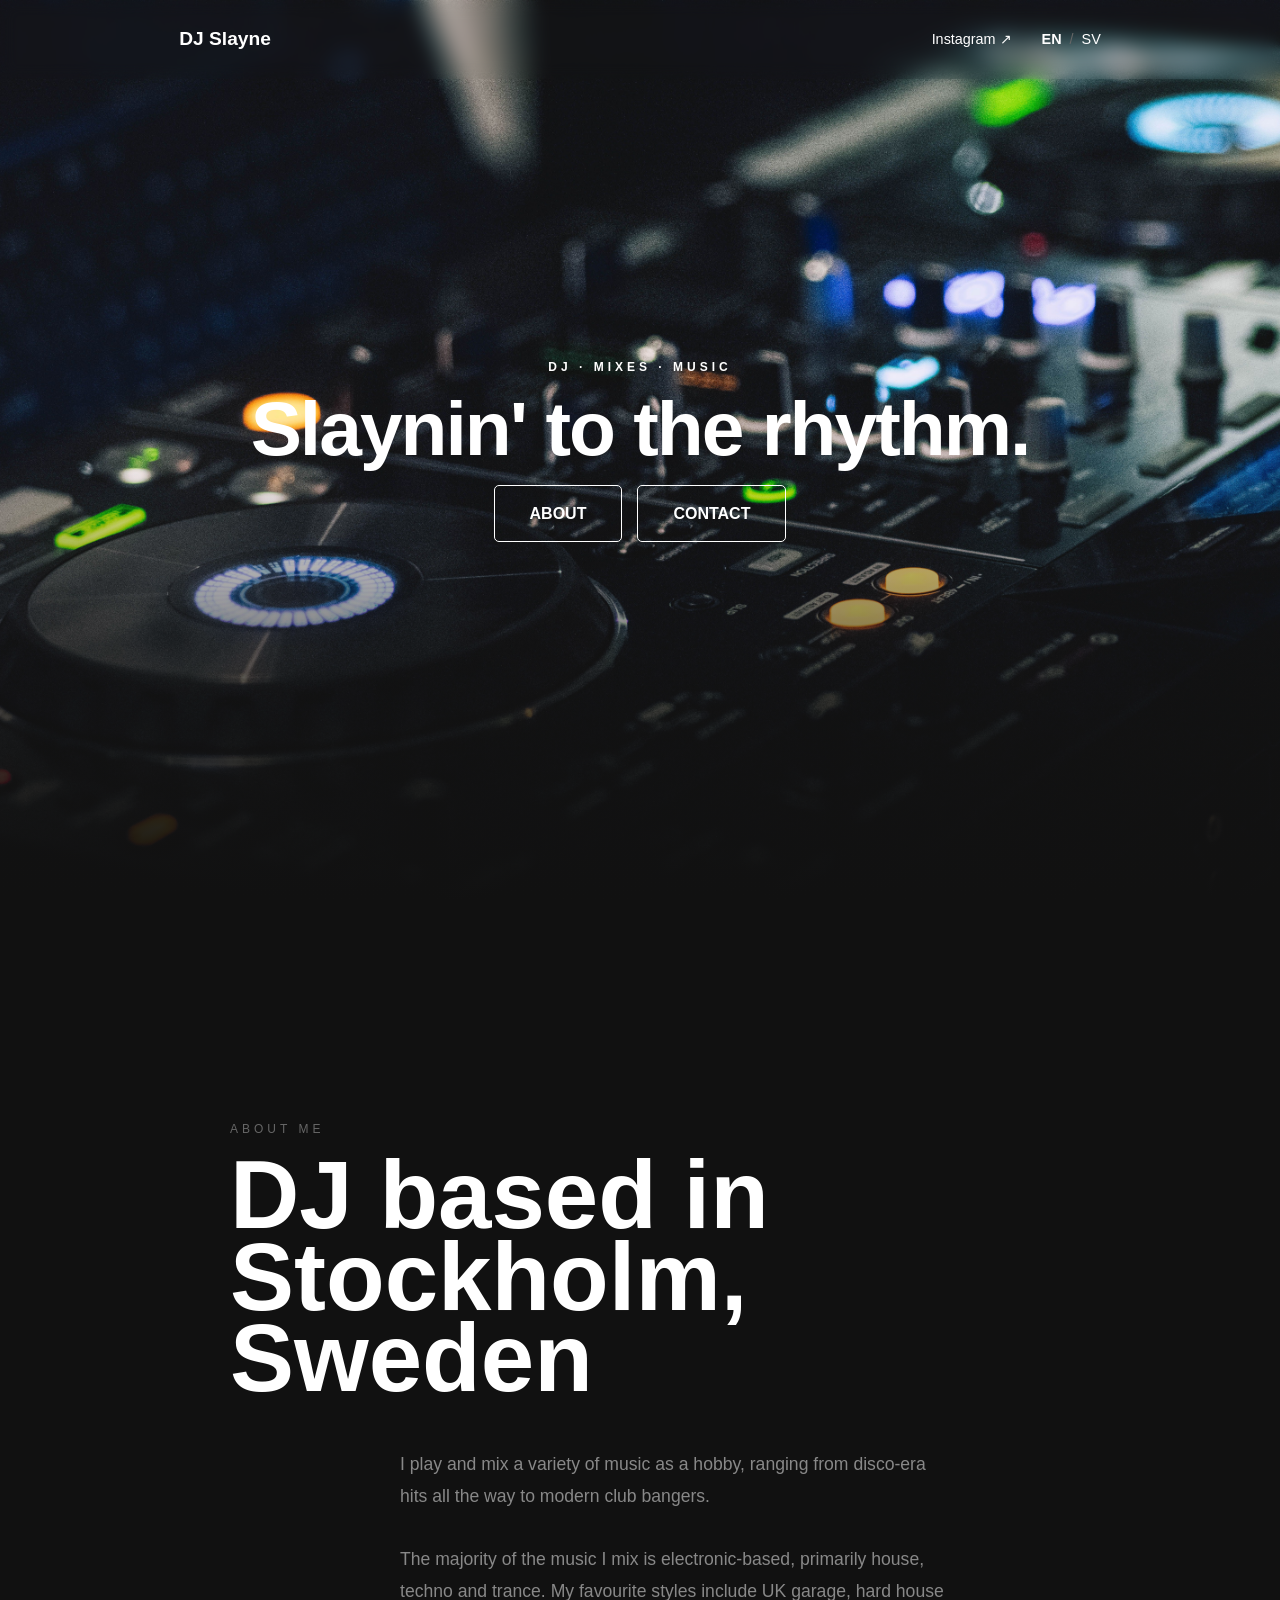
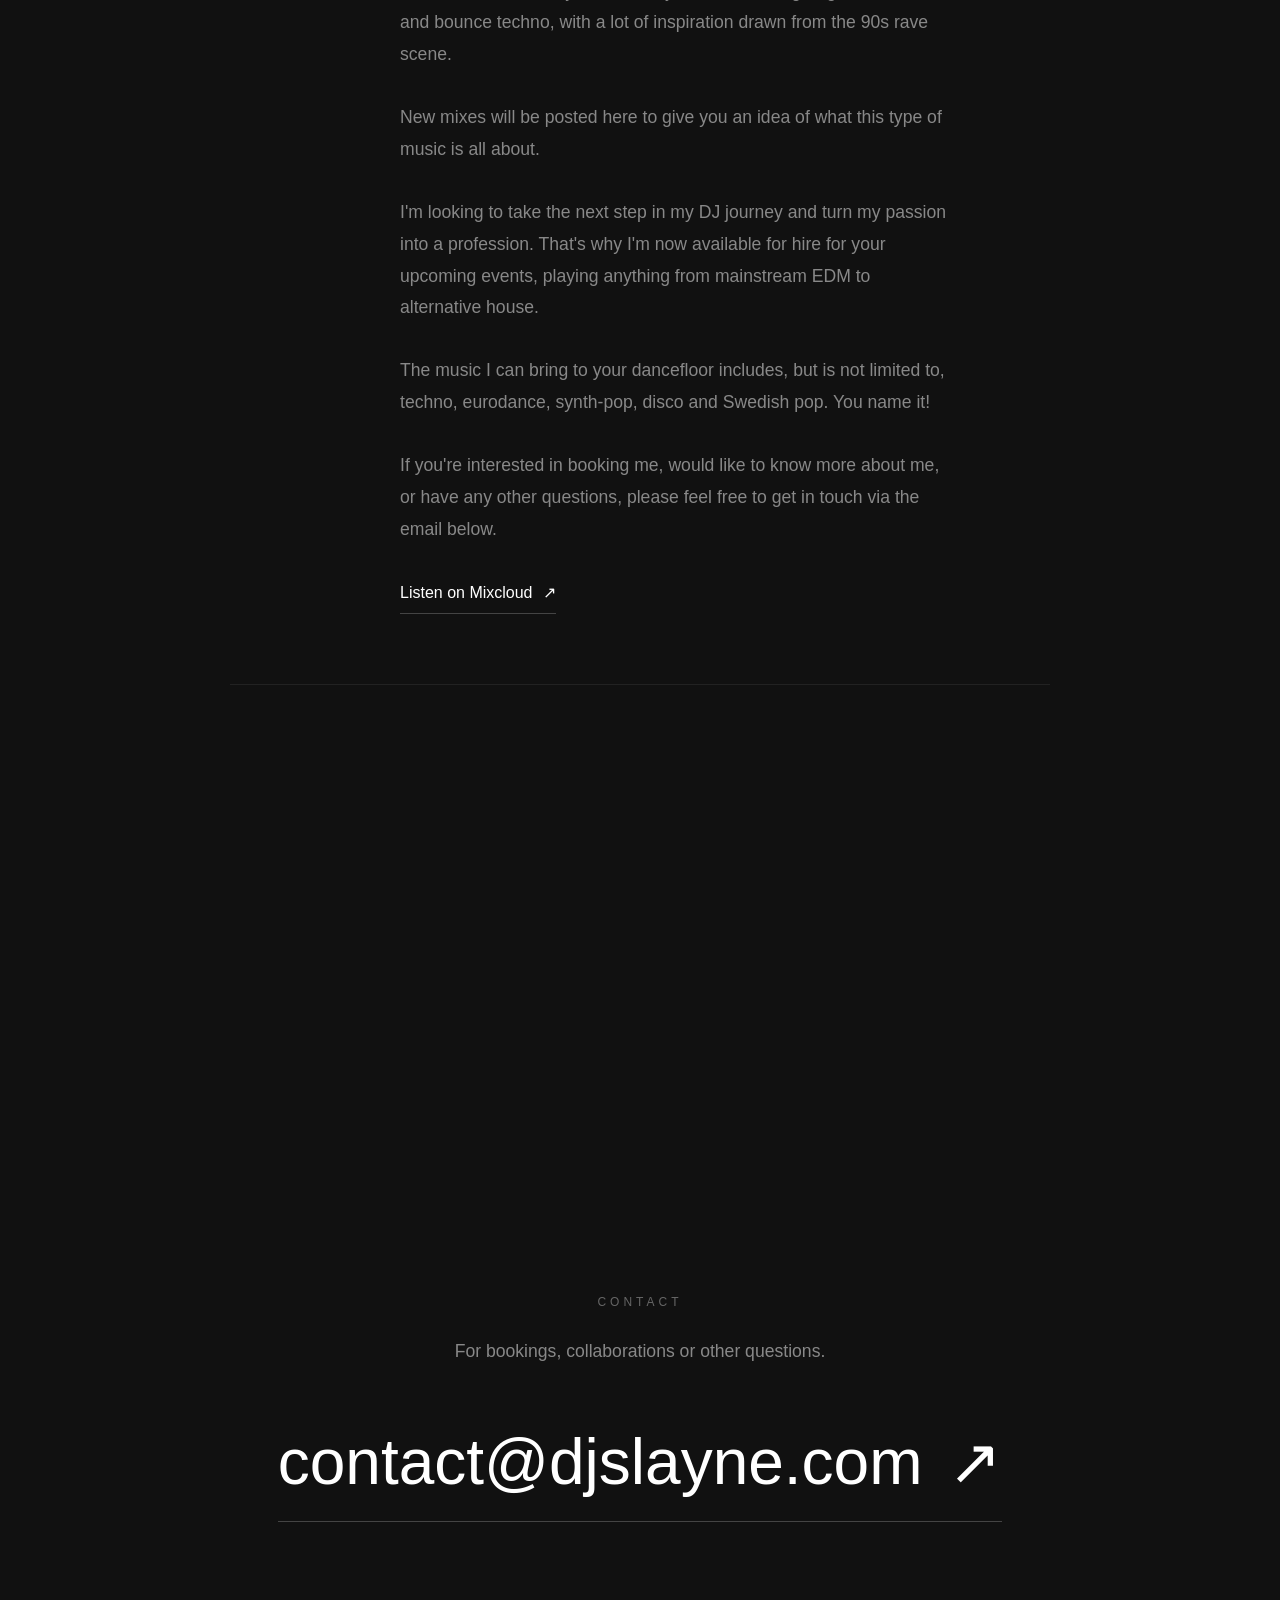
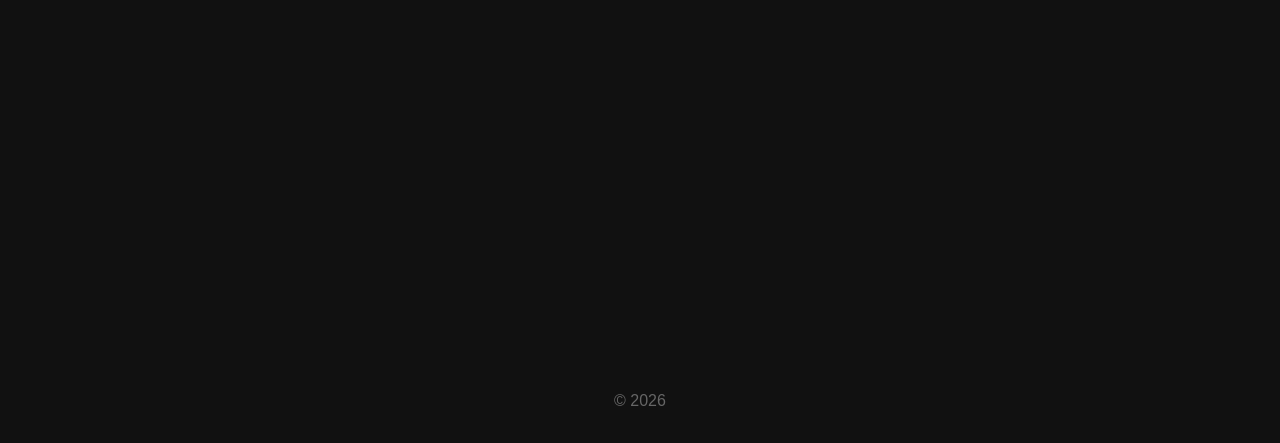
<file: index.html>
<!DOCTYPE html>
<html lang="en">
<head>
    <meta charset="UTF-8">
    <meta name="viewport" content="width=device-width, initial-scale=1.0">
    <link rel="icon" type="image/svg+xml" href="assets/speaker.svg">
    <title>DJ Slayne</title>

    <link rel="stylesheet" href="style.css">
</head>
<body>

    <nav class="navbar">
    <div class="logo">DJ Slayne</div>

    <div class="nav-right">
        <a
            href="https://www.instagram.com/djslayne/"
            target="_blank"
            rel="noopener noreferrer"
            class="nav-instagram"
        >
            Instagram <span>↗</span>
        </a>

        <div class="language-selector">
        <a href="./" class="active">EN</a>
        <span>/</span>
        <a href="./sv/">SV</a>
        </div>
    </div>
    </nav>


    <header id="home" class="hero">

    <div class="hero-content">
    <p class="hero-intro">DJ · MIXES · MUSIC</p>

    <h1 class="fluorescent-text">
        Slaynin' to the rhythm.
    </h1>

    <div class="hero-buttons">
    <a href="#about" class="hero-button">ABOUT</a>
    <a href="#contact" class="hero-button">CONTACT</a>
    </div>
    </div>

    </header>


    <main>

        <section id="about" class="about-section scroll-animation">

            <div class="about-header">
                <p class="section-label">ABOUT ME</p>
                <h3>DJ based in Stockholm, Sweden</h3>
            </div>

            <div class="about-content">

                <p class="about-text">
                    I play and mix a variety of music as a hobby, ranging from disco-era hits all the way to modern club bangers.<br><br>

                    The majority of the music I mix is electronic-based, primarily house, techno and trance. My favourite styles include UK garage, hard house and bounce techno, with a lot of inspiration drawn from the 90s rave scene.<br><br>

                    New mixes will be posted here to give you an idea of what this type of music is all about.<br><br>

                    I'm looking to take the next step in my DJ journey and turn my passion into a profession. That's why I'm now available for hire for your upcoming events, playing anything from mainstream EDM to alternative house.<br><br>

                    The music I can bring to your dancefloor includes, but is not limited to, techno, eurodance, synth-pop, disco and Swedish pop. You name it!<br><br>

                    If you're interested in booking me, would like to know more about me, or have any other questions, please feel free to get in touch via the email below.
                </p>

                <a href="https://www.mixcloud.com/djslayne/"
                target="_blank"
                rel="noopener noreferrer"
                class="mixcloud-link">
                    Listen on Mixcloud <span>↗</span>
                </a>
            </div>

            <div class="mixcloud-player">
                <iframe width="100%" height="120" src="https://player-widget.mixcloud.com/widget/iframe/?hide_cover=1&feed=%2Fdjslayne%2Fslaynes-house-mix%2F&utm_medium=share&utm_source=embed&utm_content=show&utm_term=VXNlcjo1NTYwNjQzOA%3D%3D" frameborder="0" allow="encrypted-media; fullscreen; autoplay; idle-detection; speaker-selection; web-share;" ></iframe>
            </div>

        </section>


        <section id="contact" class="contact-section scroll-animation">

            <div class="contact-container">

                <p class="section-label">CONTACT</p>


                <p class="contact-description">
                    For bookings, collaborations or other questions.
                </p>

                <a href="mailto:contact@djslayne.com" class="contact-email">
                    contact@djslayne.com <span>↗</span>
                </a>
            </div>

        </section>


    </main>


    <footer>
        <p>© 2026</p>
    </footer>


    <script src="script.js"></script>

</body>


</html>
</file>
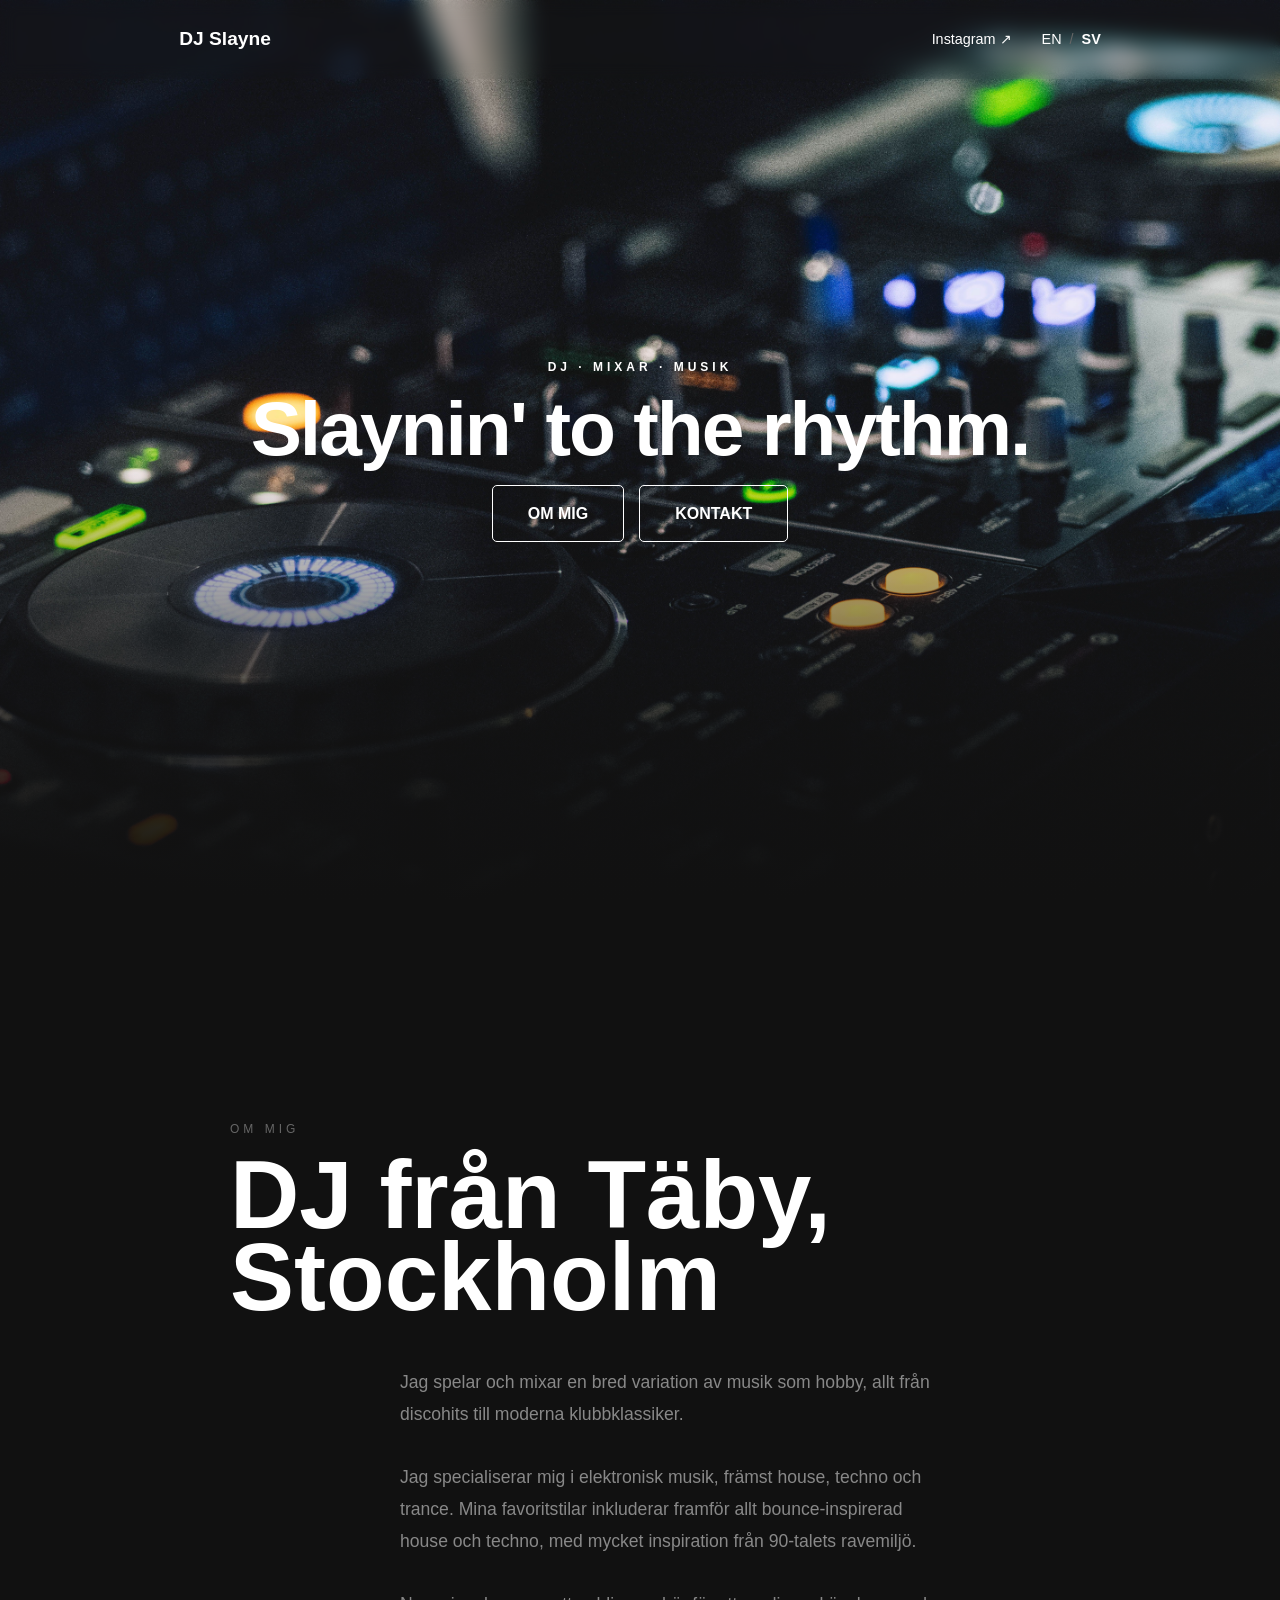
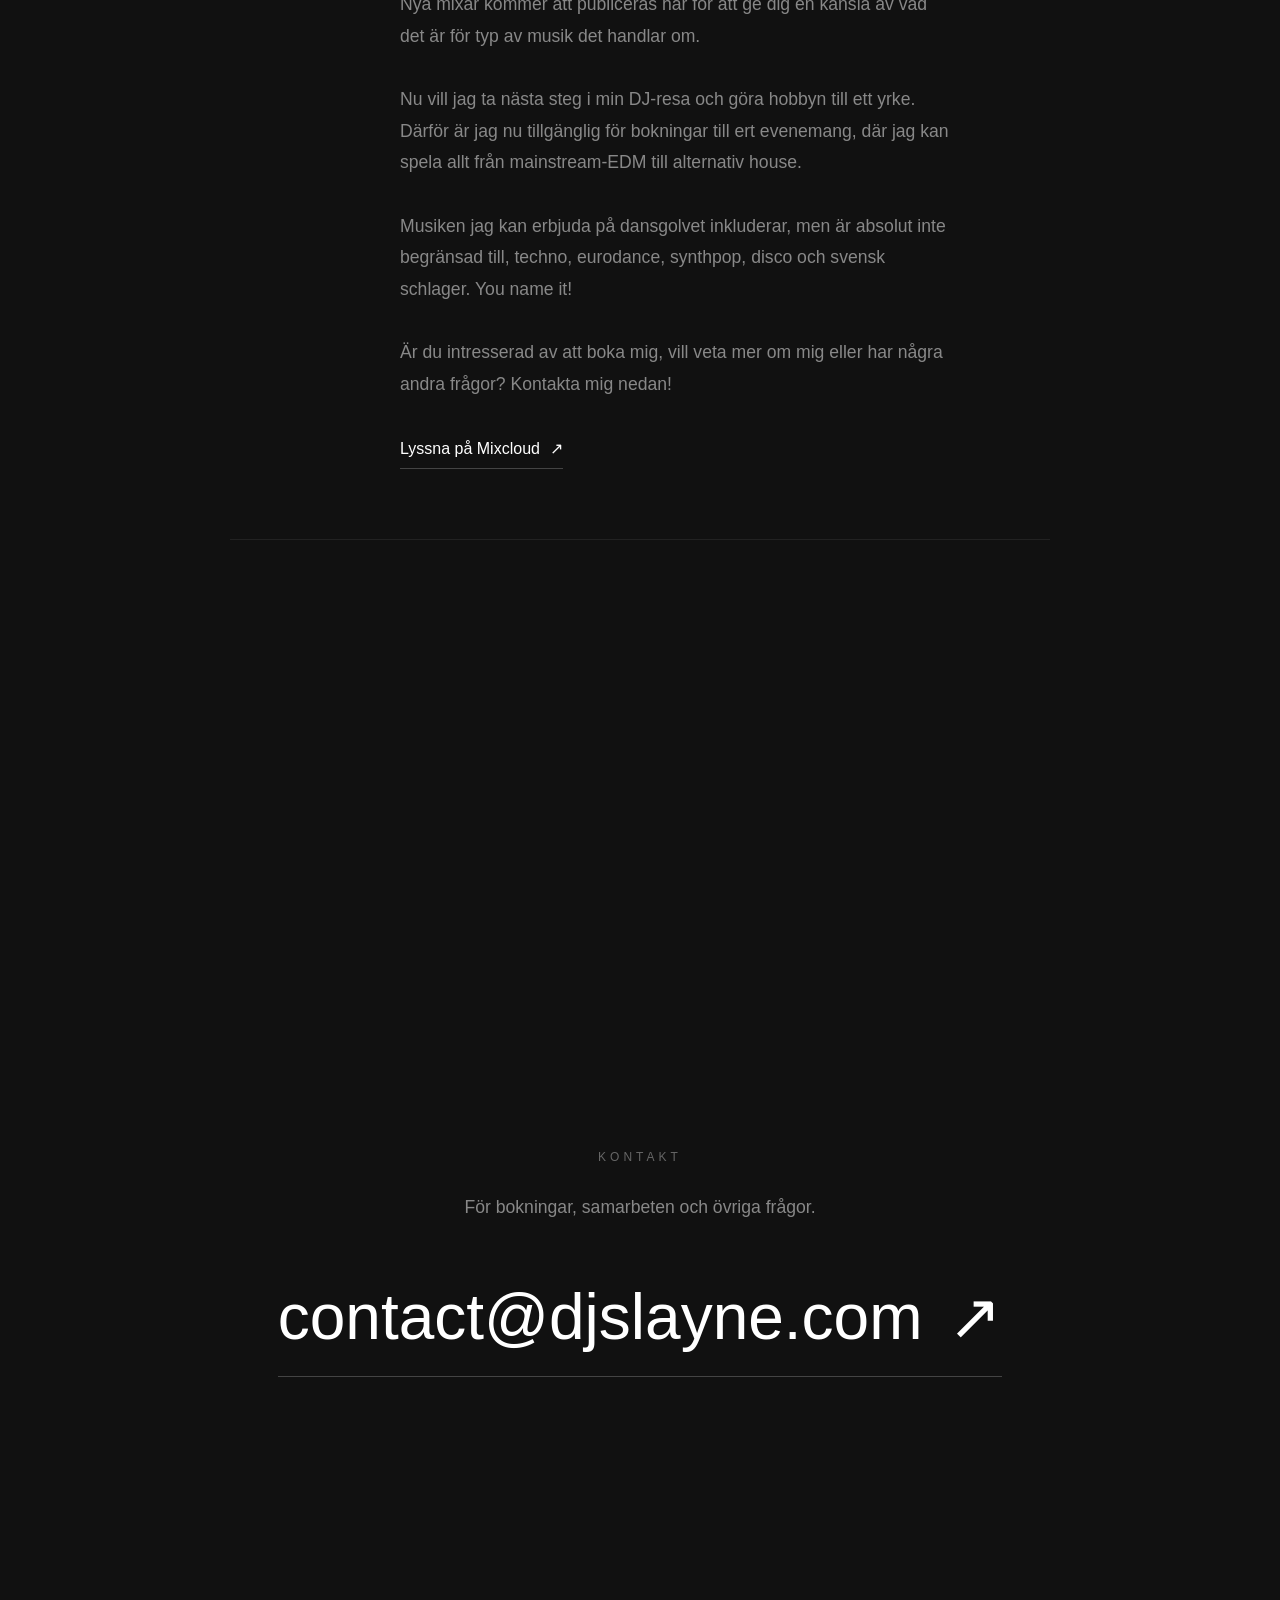
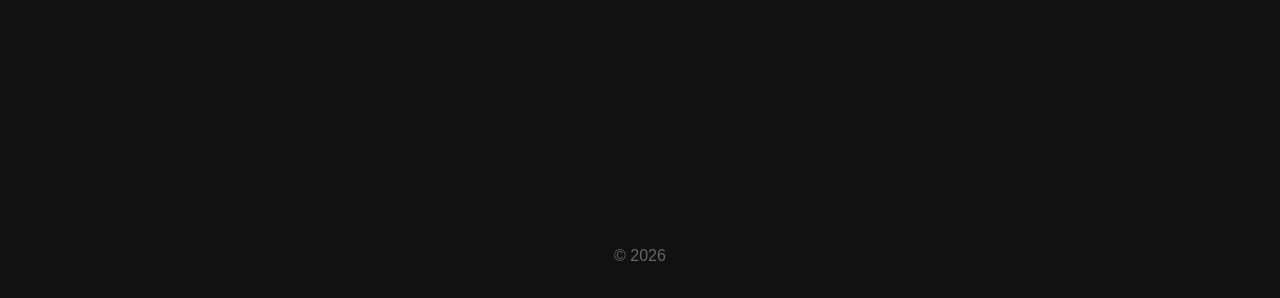
<file: sv/index.html>
<!DOCTYPE html>
<html lang="en">
<head>
    <meta charset="UTF-8">
    <meta name="viewport" content="width=device-width, initial-scale=1.0">
    <link rel="icon" type="image/svg+xml" href="../assets/speaker.svg">
    <title>DJ Slayne</title>

    <link rel="stylesheet" href="../style.css">
</head>
<body>

    <nav class="navbar">
    <div class="logo">DJ Slayne</div>

    <div class="nav-right">
        <a
            href="https://www.instagram.com/djslayne/"
            target="_blank"
            rel="noopener noreferrer"
            class="nav-instagram"
        >
            Instagram <span>↗</span>
        </a>

        <div class="language-selector">
        <a href="../">EN</a>
        <span>/</span>
        <a href="./" class="active">SV</a>
        </div>
    </div>
    </nav>


    <header id="home" class="hero">

    <div class="hero-content">
    <p class="hero-intro">DJ · MIXAR · MUSIK</p>

    <h1 class="fluorescent-text">
        Slaynin' to the rhythm.
    </h1>

    <div class="hero-buttons">
    <a href="#about" class="hero-button">OM MIG</a>
    <a href="#contact" class="hero-button">KONTAKT</a>
    </div>
    </div>

    </header>


    <main>

        <section id="about" class="about-section scroll-animation">

            <div class="about-header">
                <p class="section-label">OM MIG</p>
                <h3>DJ från Täby, Stockholm</h3>
            </div>

            <div class="about-content">

                <p class="about-text">
                    Jag spelar och mixar en bred variation av musik som hobby, allt från discohits till moderna klubbklassiker.<br><br>

                    Jag specialiserar mig i elektronisk musik, främst house, techno och trance. Mina favoritstilar inkluderar framför allt bounce-inspirerad house och techno, med mycket inspiration från 90-talets ravemiljö.<br><br>

                    Nya mixar kommer att publiceras här för att ge dig en känsla av vad det är för typ av musik det handlar om.<br><br>

                    Nu vill jag ta nästa steg i min DJ-resa och göra hobbyn till ett yrke. Därför är jag nu tillgänglig för bokningar till ert evenemang, där jag kan spela allt från mainstream-EDM till alternativ house.<br><br>

                    Musiken jag kan erbjuda på dansgolvet inkluderar, men är absolut inte begränsad till, techno, eurodance, synthpop, disco och svensk schlager. You name it!<br><br>

                    Är du intresserad av att boka mig, vill veta mer om mig eller har några andra frågor? Kontakta mig nedan!
                </p>

                <a href="https://www.mixcloud.com/djslayne/"
                target="_blank"
                rel="noopener noreferrer"
                class="mixcloud-link">
                    Lyssna på Mixcloud <span>↗</span>
                </a>
            </div>

            <div class="mixcloud-player">
                <iframe width="100%" height="120" src="https://player-widget.mixcloud.com/widget/iframe/?hide_cover=1&feed=%2Fdjslayne%2Fslaynes-house-mix%2F&utm_medium=share&utm_source=embed&utm_content=show&utm_term=VXNlcjo1NTYwNjQzOA%3D%3D" frameborder="0" allow="encrypted-media; fullscreen; autoplay; idle-detection; speaker-selection; web-share;" ></iframe>
            </div>

        </section>


        <section id="contact" class="contact-section scroll-animation">

            <div class="contact-container">

                <p class="section-label">KONTAKT</p>


                <p class="contact-description">
                    För bokningar, samarbeten och övriga frågor.
                </p>

                <a href="mailto:contact@djslayne.com" class="contact-email">
                    contact@djslayne.com <span>↗</span>
                </a>
            </div>

        </section>


    </main>


    <footer>
        <p>© 2026</p>
    </footer>


    <script src="../script.js"></script>

</body>


</html>
</file>
<file: style.css>
* {
    margin: 0;
    padding: 0;
    box-sizing: border-box;
}

html {
    scroll-behavior: smooth;
}

body {
    background-color: #111;
    color: #fff;
    font-family: Arial, sans-serif;
    line-height: 1.6;
}

.navbar {
    position: fixed;
    top: 0;
    left: 0;
    width: 100%;

    display: flex;
    justify-content: space-between;
    align-items: center;

    padding: 24px 14%;

    background: transparent;
    backdrop-filter: blur(8px);
    -webkit-backdrop-filter: blur(8px);

    z-index: 1000;
}

.logo {
    font-size: 1.2rem;
    font-weight: 800;
}

.nav-right {
    display: flex;
    align-items: center;
    gap: 30px;
}

.nav-instagram,
.language-selector a {
    color: #fff;
    text-decoration: none;
    font-size: 0.9rem;
    transition: color 0.3s ease;
}

.nav-instagram span {
    display: inline-block;
    transition: transform 0.3s ease;
}

.nav-instagram:hover span {
    transform: translate(3px, -3px);
}

.nav-instagram:hover,
.language-selector a:hover {
    color: #999;
}

.language-selector {
    display: flex;
    align-items: center;
    gap: 8px;
    font-size: 0.9rem;
    color: #666;
}

.language-selector a.active {
    color: #fff;
    font-weight: 700;
}

.hero {
    position: relative;
    min-height: 100vh;

    display: flex;
    justify-content: center;
    align-items: center;

    text-align: center;

    overflow: hidden;

    background:
        linear-gradient(
            to bottom,
            rgba(17, 17, 17, 0) 50%,
            rgba(17, 17, 17, 0.35) 65%,
            rgba(17, 17, 17, 0.8) 82%,
            #111 100%
        ),
        url("assets/background.jpg");

    background-size: cover;
    background-position: center;
    background-repeat: no-repeat;
}

.hero-content {
    position: relative;
    z-index: 2;

    width: 90%;
    max-width: 1400px;

    padding: 20px;
}

.hero h1 {
    font-size: clamp(2.8rem, 6vw, 5rem);
    font-weight: 800;
    line-height: 0.95;
    letter-spacing: -2px;
    margin-bottom: 20px;
}

.fluorescent-text {
    color: #fff;
    animation: fluorescent 5s infinite;
}

@keyframes fluorescent {
    0% {
        opacity: 1;
        text-shadow:
            0 0 4px rgba(255, 255, 255, 0.4),
            0 0 12px rgba(255, 255, 255, 0.2);
    }

    1% {
        opacity: 0.3;
        text-shadow: none;
    }

    2% {
        opacity: 1;
        text-shadow:
            0 0 5px rgba(255, 255, 255, 0.5),
            0 0 15px rgba(255, 255, 255, 0.3);
    }

    3% {
        opacity: 0.5;
        text-shadow:
            0 0 3px rgba(255, 255, 255, 0.3);
    }

    4% {
        opacity: 1;
        text-shadow:
            0 0 6px rgba(255, 255, 255, 0.6),
            0 0 18px rgba(255, 255, 255, 0.3);
    }

    5% {
        opacity: 0.7;
        text-shadow:
            0 0 4px rgba(255, 255, 255, 0.4);
    }

    6% {
        opacity: 1;
        text-shadow:
            0 0 6px rgba(255, 255, 255, 0.6),
            0 0 20px rgba(255, 255, 255, 0.35);
    }

    /* Stay lit */
    10%,
    100% {
        opacity: 1;
        text-shadow:
            0 0 5px rgba(255, 255, 255, 0.5),
            0 0 15px rgba(255, 255, 255, 0.25);
    }
}

.hero-intro {
    margin-bottom: 15px;
    color: #fff;
    font-size: 0.75rem;
    font-weight: 700;
    letter-spacing: 4px;
}

.hero-buttons {
    display: flex;
    justify-content: center;
    gap: 15px;
}

.hero-button {
    display: inline-block;

    padding: 15px 35px;

    border: 1px solid #fff;
    border-radius: 5px;

    color: #fff;
    text-decoration: none;
    font-weight: 700;

    transition:
        background-color 0.3s ease,
        color 0.3s ease,
        transform 0.3s ease;
}

.hero-button:hover {
    background-color: #fff;
    color: #111;
}

main {
    max-width: 900px;
    margin: 0 auto;
    padding: 100px 20px;
}

section {
    min-height: 100vh;
    padding: 120px 20px;

    display: flex;
    flex-direction: column;
    justify-content: center;
}

.about-section {
    max-width: 1100px;
    margin: 0 auto;
    gap: 50px;
}

.about-header {
    width: 100%;
}

.section-label {
    margin-bottom: 15px;
    color: #666;
    font-size: 0.75rem;
    font-weight: 500;
    letter-spacing: 4px;
}

.about-header h3 {
    font-size: clamp(2rem, 9vw, 6rem);
    font-weight: 800;
    line-height: 0.85;
    margin: 0;
}

.about-content {
    width: 100%;
    max-width: 650px;
    margin-left: auto;
}

.about-text {
    color: #888;
    font-size: 1.1rem;
    line-height: 1.8;
    max-width: 550px;
}

.mixcloud-link {
    display: inline-block;
    margin-top: 35px;

    color: #fff;
    text-decoration: none;

    border-bottom: 1px solid #444;
    padding-bottom: 7px;

    transition:
        color 0.3s ease,
        border-color 0.3s ease;
}

.mixcloud-link span {
    display: inline-block;
    margin-left: 6px;
    transition: transform 0.3s ease;
}

.mixcloud-link:hover {
    color: #888;
    border-color: #888;
}

.mixcloud-link:hover span {
    transform: translate(3px, -3px);
}

.mixcloud-player {
    width: 100%;
    margin-top: 20px;
    border-top: 1px solid #222;
    padding-top: 25px;
}

.contact-section {
    min-height: 100vh;
}

.contact-container {
    width: 100%;
    max-width: 1100px;
    margin: 0 auto;
    text-align: center;
}

.contact-container .section-label {
    margin-bottom: 25px;
}

.contact-description {
    margin: 0 auto 45px;

    color: #888;
    font-size: 1.1rem;
}

.contact-email {
    display: inline-block;

    color: #fff;
    font-size: clamp(3rem, 6vw, 4rem);

    text-decoration: none;

    border-bottom: 1px solid #444;
    padding-bottom: 8px;

    transition:
        color 0.3s ease,
        border-color 0.3s ease;
}

.contact-email span {
    display: inline-block;
    margin-left: 8px;

    transition: transform 0.3s ease;
}

.contact-email:hover {
    color: #888;
    border-color: #888;
}

.contact-email:hover span {
    transform: translate(4px, -4px);
}

footer {
    text-align: center;
    padding: 30px;
    color: #666;
}

.scroll-animation {
    opacity: 0;
    transform: translateY(50px);
    transition: opacity 0.8s ease, transform 0.8s ease;
}

.scroll-animation.visible {
    opacity: 1;
    transform: translateY(0);
}

.menu-toggle {
    display: none;

    background: none;
    border: none;

    color: white;
    font-size: 1.8rem;

    cursor: pointer;
}

@media (max-width: 768px) {
    .navbar {
        padding: 20px;
    }

    .nav-right {
        gap: 18px;
    }

    .nav-instagram,
    .language-selector a {
        font-size: 0.8rem;
    }
    
    .about-section {
        padding: 100px 25px;
        gap: 40px;
    }

    .about-header h2 {
        font-size: clamp(3.5rem, 18vw, 6rem);
    }

    .about-content {
        margin-left: 0;
    }

    .about-lead {
        font-size: 1.5rem;
    }

    .about-text {
        font-size: 1rem;
        line-height: 1.7;
    }

    .mixcloud-player {
        margin-top: 10px;
    }

    .contact-section {
        padding: 100px 25px;
    }

    .contact-email {
        font-size: 2rem;
    }
}
</file>
